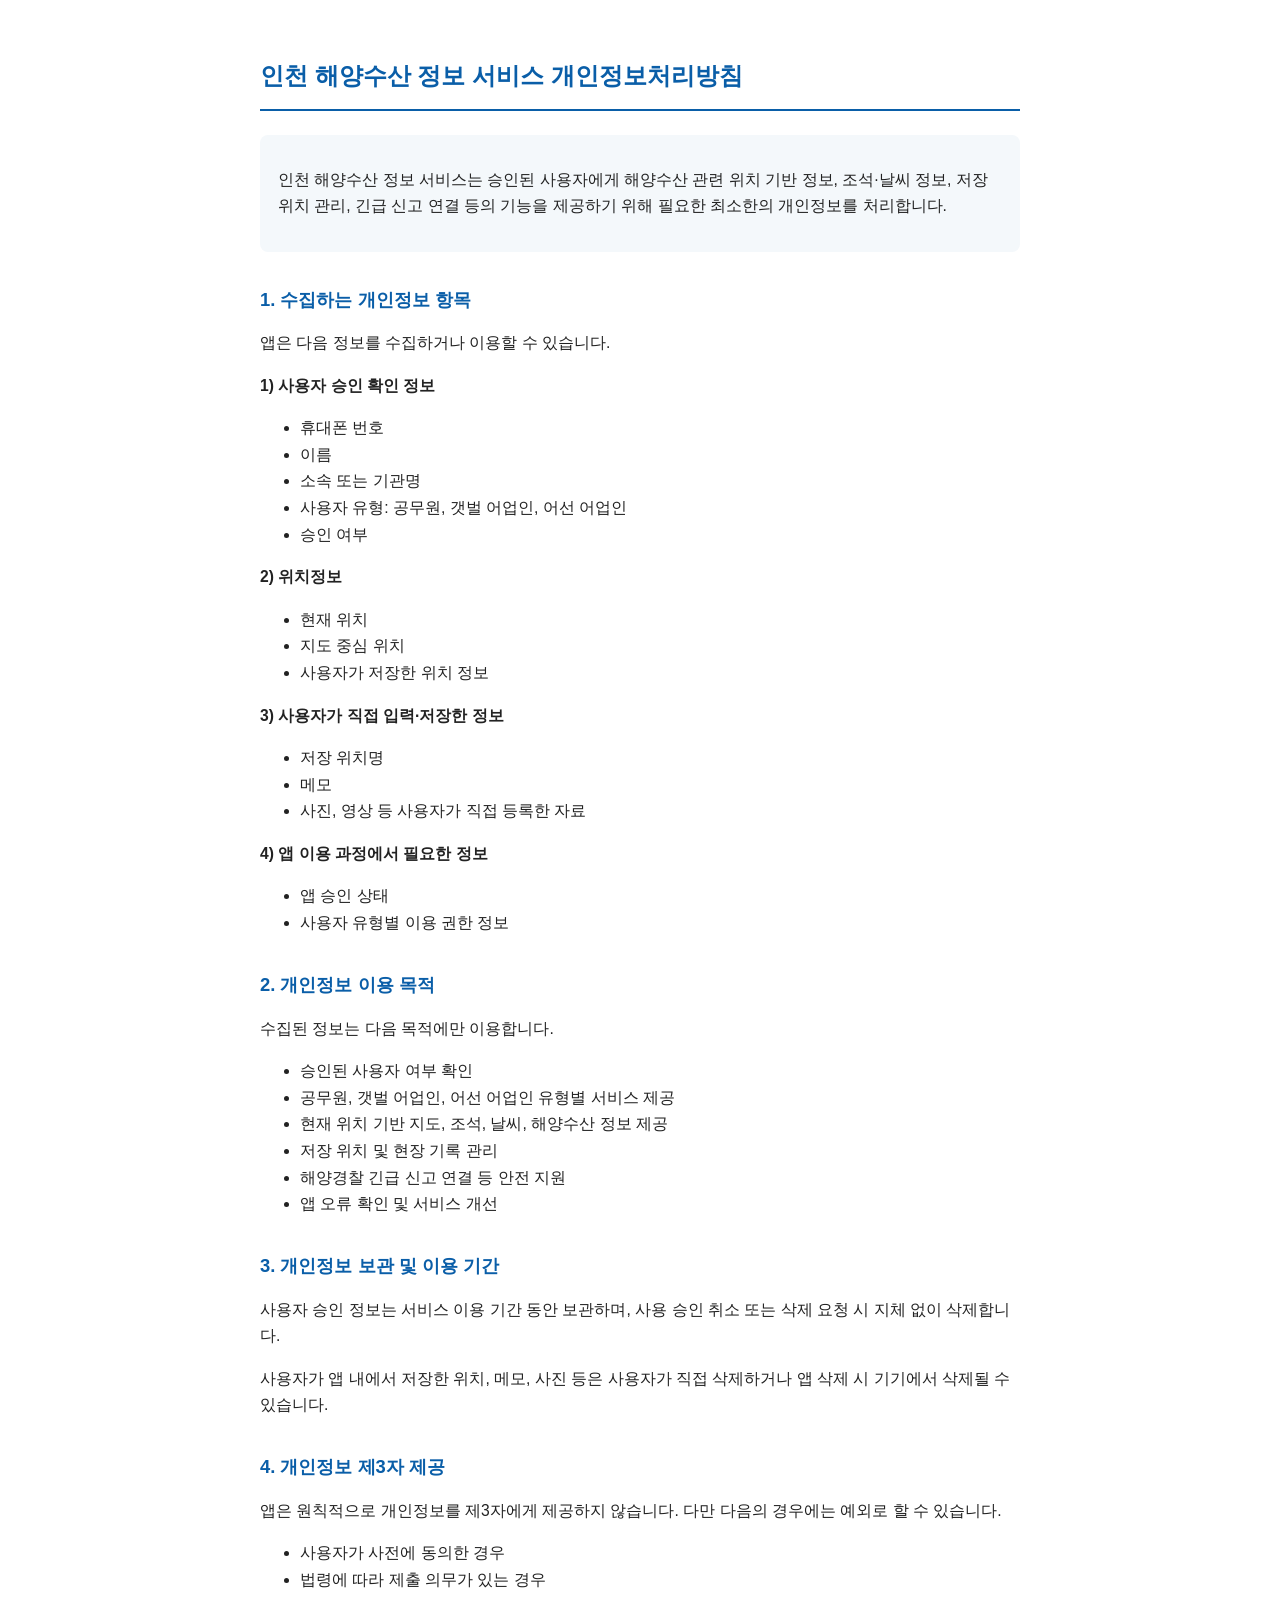
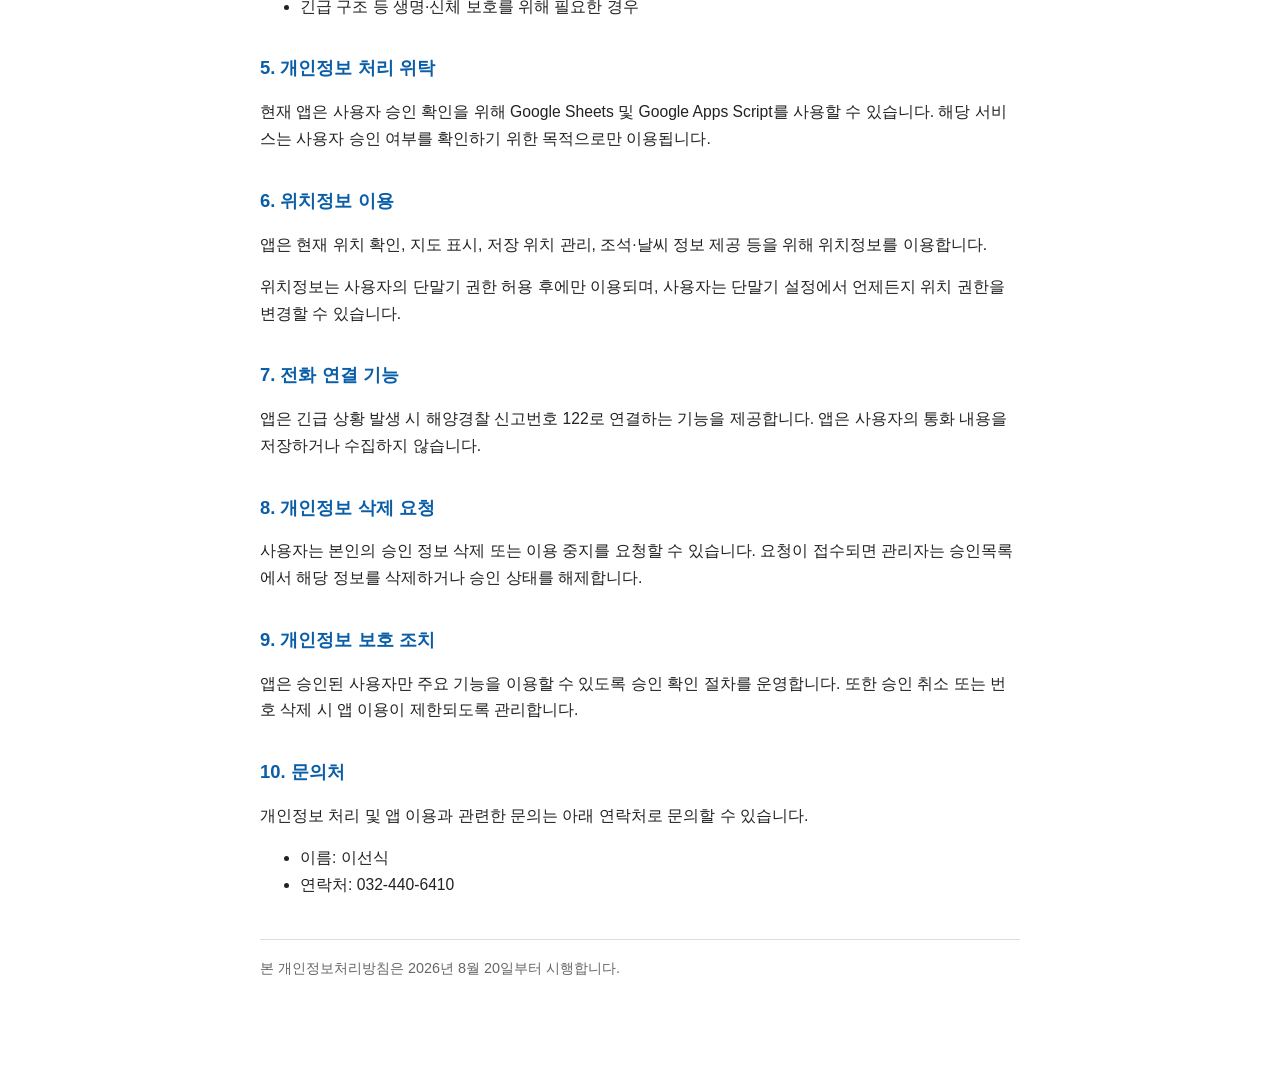
<file: privacy-policy.html>
<!DOCTYPE html>
<html lang="ko">
<head>
<meta charset="UTF-8">
<meta name="viewport" content="width=device-width, initial-scale=1.0">
<title>인천 해양수산 정보 서비스 - 개인정보처리방침</title>
<style>
  body {
    font-family: -apple-system, BlinkMacSystemFont, "Malgun Gothic", "맑은 고딕", sans-serif;
    line-height: 1.7;
    max-width: 760px;
    margin: 0 auto;
    padding: 40px 20px 80px;
    color: #222;
    background: #fff;
  }
  h1 {
    font-size: 1.5rem;
    border-bottom: 2px solid #0a5ea8;
    padding-bottom: 12px;
    margin-bottom: 24px;
    color: #0a5ea8;
  }
  h2 {
    font-size: 1.15rem;
    margin-top: 32px;
    margin-bottom: 10px;
    color: #0a5ea8;
  }
  p, li {
    font-size: 0.98rem;
  }
  ul {
    margin-top: 4px;
  }
  .effective-date {
    color: #666;
    font-size: 0.9rem;
    margin-top: 40px;
    padding-top: 16px;
    border-top: 1px solid #ddd;
  }
  .intro {
    background: #f4f8fb;
    padding: 16px 18px;
    border-radius: 8px;
    margin-bottom: 28px;
  }
</style>
</head>
<body>

<h1>인천 해양수산 정보 서비스 개인정보처리방침</h1>

<div class="intro">
<p>인천 해양수산 정보 서비스는 승인된 사용자에게 해양수산 관련 위치 기반 정보, 조석·날씨 정보, 저장 위치 관리, 긴급 신고 연결 등의 기능을 제공하기 위해 필요한 최소한의 개인정보를 처리합니다.</p>
</div>

<h2>1. 수집하는 개인정보 항목</h2>
<p>앱은 다음 정보를 수집하거나 이용할 수 있습니다.</p>

<p><strong>1) 사용자 승인 확인 정보</strong></p>
<ul>
  <li>휴대폰 번호</li>
  <li>이름</li>
  <li>소속 또는 기관명</li>
  <li>사용자 유형: 공무원, 갯벌 어업인, 어선 어업인</li>
  <li>승인 여부</li>
</ul>

<p><strong>2) 위치정보</strong></p>
<ul>
  <li>현재 위치</li>
  <li>지도 중심 위치</li>
  <li>사용자가 저장한 위치 정보</li>
</ul>

<p><strong>3) 사용자가 직접 입력·저장한 정보</strong></p>
<ul>
  <li>저장 위치명</li>
  <li>메모</li>
  <li>사진, 영상 등 사용자가 직접 등록한 자료</li>
</ul>

<p><strong>4) 앱 이용 과정에서 필요한 정보</strong></p>
<ul>
  <li>앱 승인 상태</li>
  <li>사용자 유형별 이용 권한 정보</li>
</ul>

<h2>2. 개인정보 이용 목적</h2>
<p>수집된 정보는 다음 목적에만 이용합니다.</p>
<ul>
  <li>승인된 사용자 여부 확인</li>
  <li>공무원, 갯벌 어업인, 어선 어업인 유형별 서비스 제공</li>
  <li>현재 위치 기반 지도, 조석, 날씨, 해양수산 정보 제공</li>
  <li>저장 위치 및 현장 기록 관리</li>
  <li>해양경찰 긴급 신고 연결 등 안전 지원</li>
  <li>앱 오류 확인 및 서비스 개선</li>
</ul>

<h2>3. 개인정보 보관 및 이용 기간</h2>
<p>사용자 승인 정보는 서비스 이용 기간 동안 보관하며, 사용 승인 취소 또는 삭제 요청 시 지체 없이 삭제합니다.</p>
<p>사용자가 앱 내에서 저장한 위치, 메모, 사진 등은 사용자가 직접 삭제하거나 앱 삭제 시 기기에서 삭제될 수 있습니다.</p>

<h2>4. 개인정보 제3자 제공</h2>
<p>앱은 원칙적으로 개인정보를 제3자에게 제공하지 않습니다. 다만 다음의 경우에는 예외로 할 수 있습니다.</p>
<ul>
  <li>사용자가 사전에 동의한 경우</li>
  <li>법령에 따라 제출 의무가 있는 경우</li>
  <li>긴급 구조 등 생명·신체 보호를 위해 필요한 경우</li>
</ul>

<h2>5. 개인정보 처리 위탁</h2>
<p>현재 앱은 사용자 승인 확인을 위해 Google Sheets 및 Google Apps Script를 사용할 수 있습니다. 해당 서비스는 사용자 승인 여부를 확인하기 위한 목적으로만 이용됩니다.</p>

<h2>6. 위치정보 이용</h2>
<p>앱은 현재 위치 확인, 지도 표시, 저장 위치 관리, 조석·날씨 정보 제공 등을 위해 위치정보를 이용합니다.</p>
<p>위치정보는 사용자의 단말기 권한 허용 후에만 이용되며, 사용자는 단말기 설정에서 언제든지 위치 권한을 변경할 수 있습니다.</p>

<h2>7. 전화 연결 기능</h2>
<p>앱은 긴급 상황 발생 시 해양경찰 신고번호 122로 연결하는 기능을 제공합니다. 앱은 사용자의 통화 내용을 저장하거나 수집하지 않습니다.</p>

<h2>8. 개인정보 삭제 요청</h2>
<p>사용자는 본인의 승인 정보 삭제 또는 이용 중지를 요청할 수 있습니다. 요청이 접수되면 관리자는 승인목록에서 해당 정보를 삭제하거나 승인 상태를 해제합니다.</p>

<h2>9. 개인정보 보호 조치</h2>
<p>앱은 승인된 사용자만 주요 기능을 이용할 수 있도록 승인 확인 절차를 운영합니다. 또한 승인 취소 또는 번호 삭제 시 앱 이용이 제한되도록 관리합니다.</p>

<h2>10. 문의처</h2>
<p>개인정보 처리 및 앱 이용과 관련한 문의는 아래 연락처로 문의할 수 있습니다.</p>
<ul>
  <li>이름: 이선식</li>
  <li>연락처: 032-440-6410</li>
</ul>

<p class="effective-date">본 개인정보처리방침은 2026년 8월 20일부터 시행합니다.</p>

</body>
</html>
</file>
